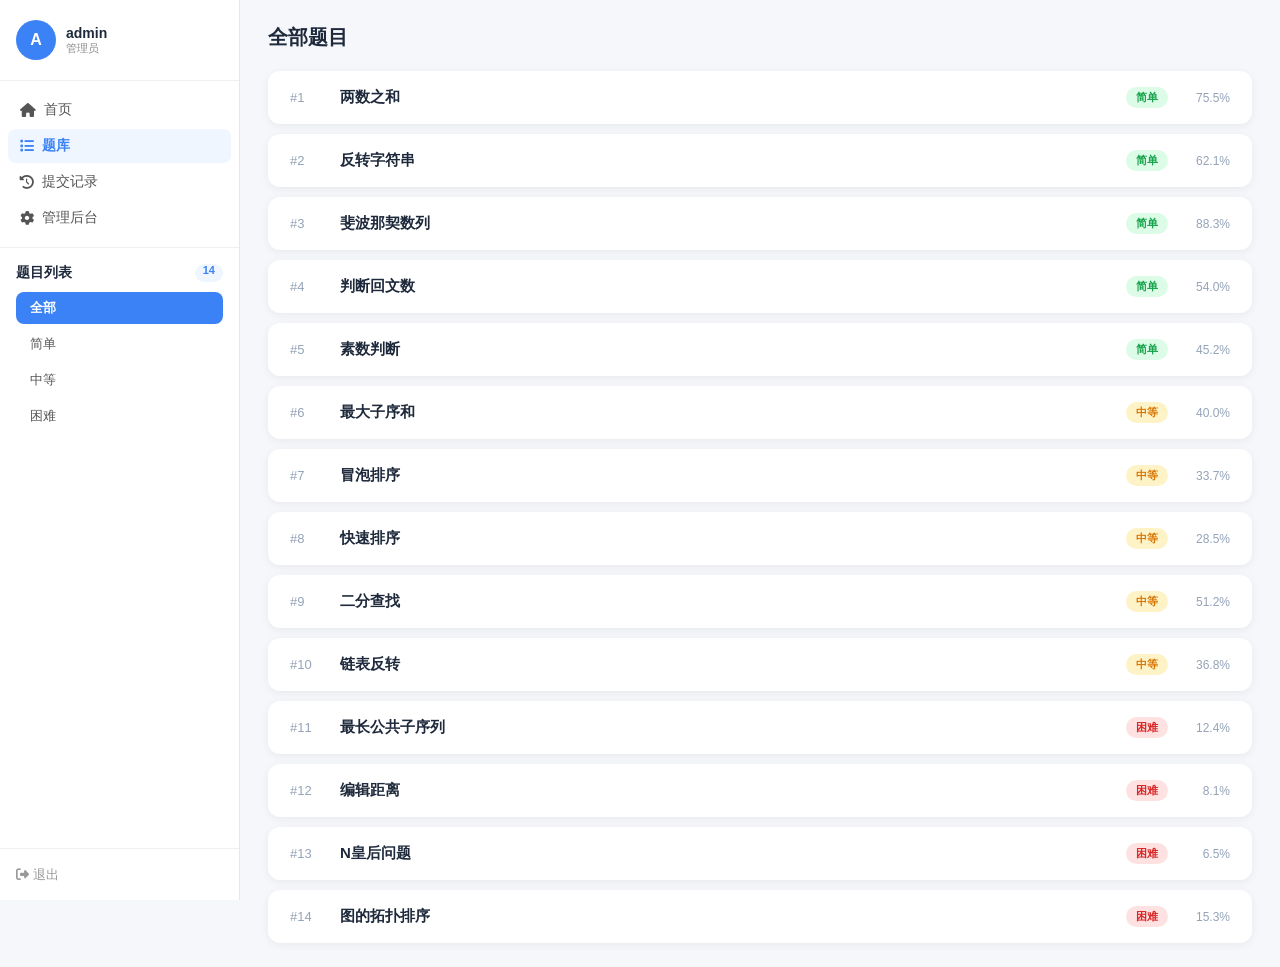
<file: docs/reference/problems-ref.html>
<!DOCTYPE html>
<html lang="zh-CN">
<head>
<meta charset="UTF-8">
<meta name="viewport" content="width=device-width, initial-scale=1.0">
<title>题库 - Online OJ</title>
<link rel="stylesheet" href="https://cdnjs.cloudflare.com/ajax/libs/font-awesome/6.4.0/css/all.min.css">
<style>
*{margin:0;padding:0;box-sizing:border-box}
body{font-family:-apple-system,BlinkMacSystemFont,'Segoe UI','PingFang SC','Microsoft YaHei',sans-serif;background:#f5f7fa;color:#1e293b;min-height:100vh;display:flex}
.sidebar{width:240px;background:#fff;border-right:1px solid #e5e7eb;display:flex;flex-direction:column;flex-shrink:0;height:100vh;position:sticky;top:0}
.sidebar .user-info{padding:20px 16px;border-bottom:1px solid #f0f0f0;display:flex;align-items:center;gap:10px}
.sidebar .user-info .avatar{width:40px;height:40px;border-radius:50%;background:#3b82f6;color:#fff;display:flex;align-items:center;justify-content:center;font-weight:700;font-size:16px;flex-shrink:0}
.sidebar .user-info .uname{font-size:14px;font-weight:600}
.sidebar .user-info .urole{font-size:11px;color:#8c8c8c}
.sidebar nav{padding:12px 8px;display:flex;flex-direction:column;gap:2px}
.sidebar nav a{text-decoration:none;color:#555;font-size:14px;padding:8px 12px;border-radius:8px;transition:all .15s;display:flex;align-items:center;gap:8px}
.sidebar nav a:hover{background:#f0f4ff}
.sidebar nav a.active{background:#eff6ff;color:#3b82f6;font-weight:600}
.sidebar .filters{padding:16px;border-top:1px solid #f0f0f0;flex:1}
.sidebar .filters h3{font-size:14px;font-weight:700;margin-bottom:10px;display:flex;justify-content:space-between}
.sidebar .filters h3 span{background:#eff6ff;color:#3b82f6;padding:0 8px;border-radius:10px;font-size:11px}
.filter-tags{display:flex;flex-direction:column;gap:4px}
.filter-tags button{padding:7px 14px;border-radius:8px;font-size:13px;border:none;background:transparent;cursor:pointer;text-align:left;color:#555;transition:all .15s}
.filter-tags button:hover{background:#f0f0f0}
.filter-tags button.active{background:#3b82f6;color:#fff;font-weight:600}
.sidebar .logout{padding:16px;border-top:1px solid #f0f0f0}
.sidebar .logout a{color:#999;text-decoration:none;font-size:13px}
.sidebar .logout a:hover{color:#ef4444}

.main{flex:1;overflow-y:auto;padding:24px 28px}
.main h2{font-size:20px;font-weight:700;margin-bottom:20px}
.problem-grid{display:flex;flex-direction:column;gap:10px}
.problem-card{display:flex;align-items:center;background:#fff;border-radius:12px;padding:14px 20px;box-shadow:0 2px 8px rgba(0,0,0,.06);border:2px solid transparent;cursor:pointer;transition:all .2s}
.problem-card:hover{background:#f8fafc;box-shadow:0 4px 12px rgba(0,0,0,.08)}
.problem-card.active{border-color:#3b82f6;background:#f8faff}
.problem-card .pnum{color:#94a3b8;font-size:13px;width:50px;flex-shrink:0}
.problem-card .ptitle{flex:1;font-size:15px;font-weight:600}
.problem-card .pmeta{display:flex;align-items:center;gap:12px;flex-shrink:0}
.difficulty{padding:3px 10px;border-radius:12px;font-size:11px;font-weight:600}
.difficulty.easy{background:#dcfce7;color:#16a34a}
.difficulty.medium{background:#fef3c7;color:#d97706}
.difficulty.hard{background:#fee2e2;color:#dc2626}
.ac-rate{font-size:12px;color:#94a3b8;width:50px;text-align:right}
</style>
</head>
<body>

<aside class="sidebar">
  <div class="user-info">
    <div class="avatar">A</div>
    <div><div class="uname">admin</div><div class="urole">管理员</div></div>
  </div>
  <nav>
    <a href="#"><i class="fa-solid fa-house"></i> 首页</a>
    <a href="#" class="active"><i class="fa-solid fa-list"></i> 题库</a>
    <a href="#"><i class="fa-solid fa-clock-rotate-left"></i> 提交记录</a>
    <a href="#"><i class="fa-solid fa-gear"></i> 管理后台</a>
  </nav>
  <div class="filters">
    <h3>题目列表 <span id="total">32</span></h3>
    <div class="filter-tags" id="filter-tags">
      <button class="active" data-filter="all">全部</button>
      <button data-filter="easy">简单</button>
      <button data-filter="medium">中等</button>
      <button data-filter="hard">困难</button>
    </div>
  </div>
  <div class="logout"><a href="#"><i class="fa-solid fa-right-from-bracket"></i> 退出</a></div>
</aside>

<main class="main">
  <h2 id="section-title">全部题目</h2>
  <div class="problem-grid" id="problem-grid"></div>
</main>

<script>
const problems = [
  {id:1,title:'两数之和',difficulty:'easy',acRate:75.5},
  {id:2,title:'反转字符串',difficulty:'easy',acRate:62.1},
  {id:3,title:'斐波那契数列',difficulty:'easy',acRate:88.3},
  {id:4,title:'判断回文数',difficulty:'easy',acRate:54.0},
  {id:5,title:'素数判断',difficulty:'easy',acRate:45.2},
  {id:6,title:'最大子序和',difficulty:'medium',acRate:40.0},
  {id:7,title:'冒泡排序',difficulty:'medium',acRate:33.7},
  {id:8,title:'快速排序',difficulty:'medium',acRate:28.5},
  {id:9,title:'二分查找',difficulty:'medium',acRate:51.2},
  {id:10,title:'链表反转',difficulty:'medium',acRate:36.8},
  {id:11,title:'最长公共子序列',difficulty:'hard',acRate:12.4},
  {id:12,title:'编辑距离',difficulty:'hard',acRate:8.1},
  {id:13,title:'N皇后问题',difficulty:'hard',acRate:6.5},
  {id:14,title:'图的拓扑排序',difficulty:'hard',acRate:15.3},
];

let filter = 'all';

function render() {
  const filtered = filter === 'all' ? problems : problems.filter(p => p.difficulty === filter);
  document.getElementById('total').textContent = filtered.length;
  const labels = {all:'全部题目',easy:'简单题目',medium:'中等题目',hard:'困难题目'};
  document.getElementById('section-title').textContent = labels[filter];

  document.getElementById('problem-grid').innerHTML = filtered.map(p => `
    <div class="problem-card" data-id="${p.id}" onclick="selectProblem(this, ${p.id}, '${p.title}')">
      <span class="pnum">#${p.id}</span>
      <span class="ptitle">${p.title}</span>
      <span class="pmeta">
        <span class="difficulty ${p.difficulty}">${p.difficulty==='easy'?'简单':p.difficulty==='medium'?'中等':'困难'}</span>
        <span class="ac-rate">${p.acRate.toFixed(1)}%</span>
      </span>
    </div>
  `).join('');
}

function selectProblem(el, id, title) {
  document.querySelectorAll('.problem-card').forEach(c => c.classList.remove('active'));
  el.classList.add('active');
  console.log('选中 [' + title + ']');
}

document.querySelectorAll('.filter-tags button').forEach(btn => {
  btn.addEventListener('click', function() {
    document.querySelectorAll('.filter-tags button').forEach(b => b.classList.remove('active'));
    this.classList.add('active');
    filter = this.dataset.filter;
    render();
  });
});

render();
</script>
</body>
</html>
</file>
